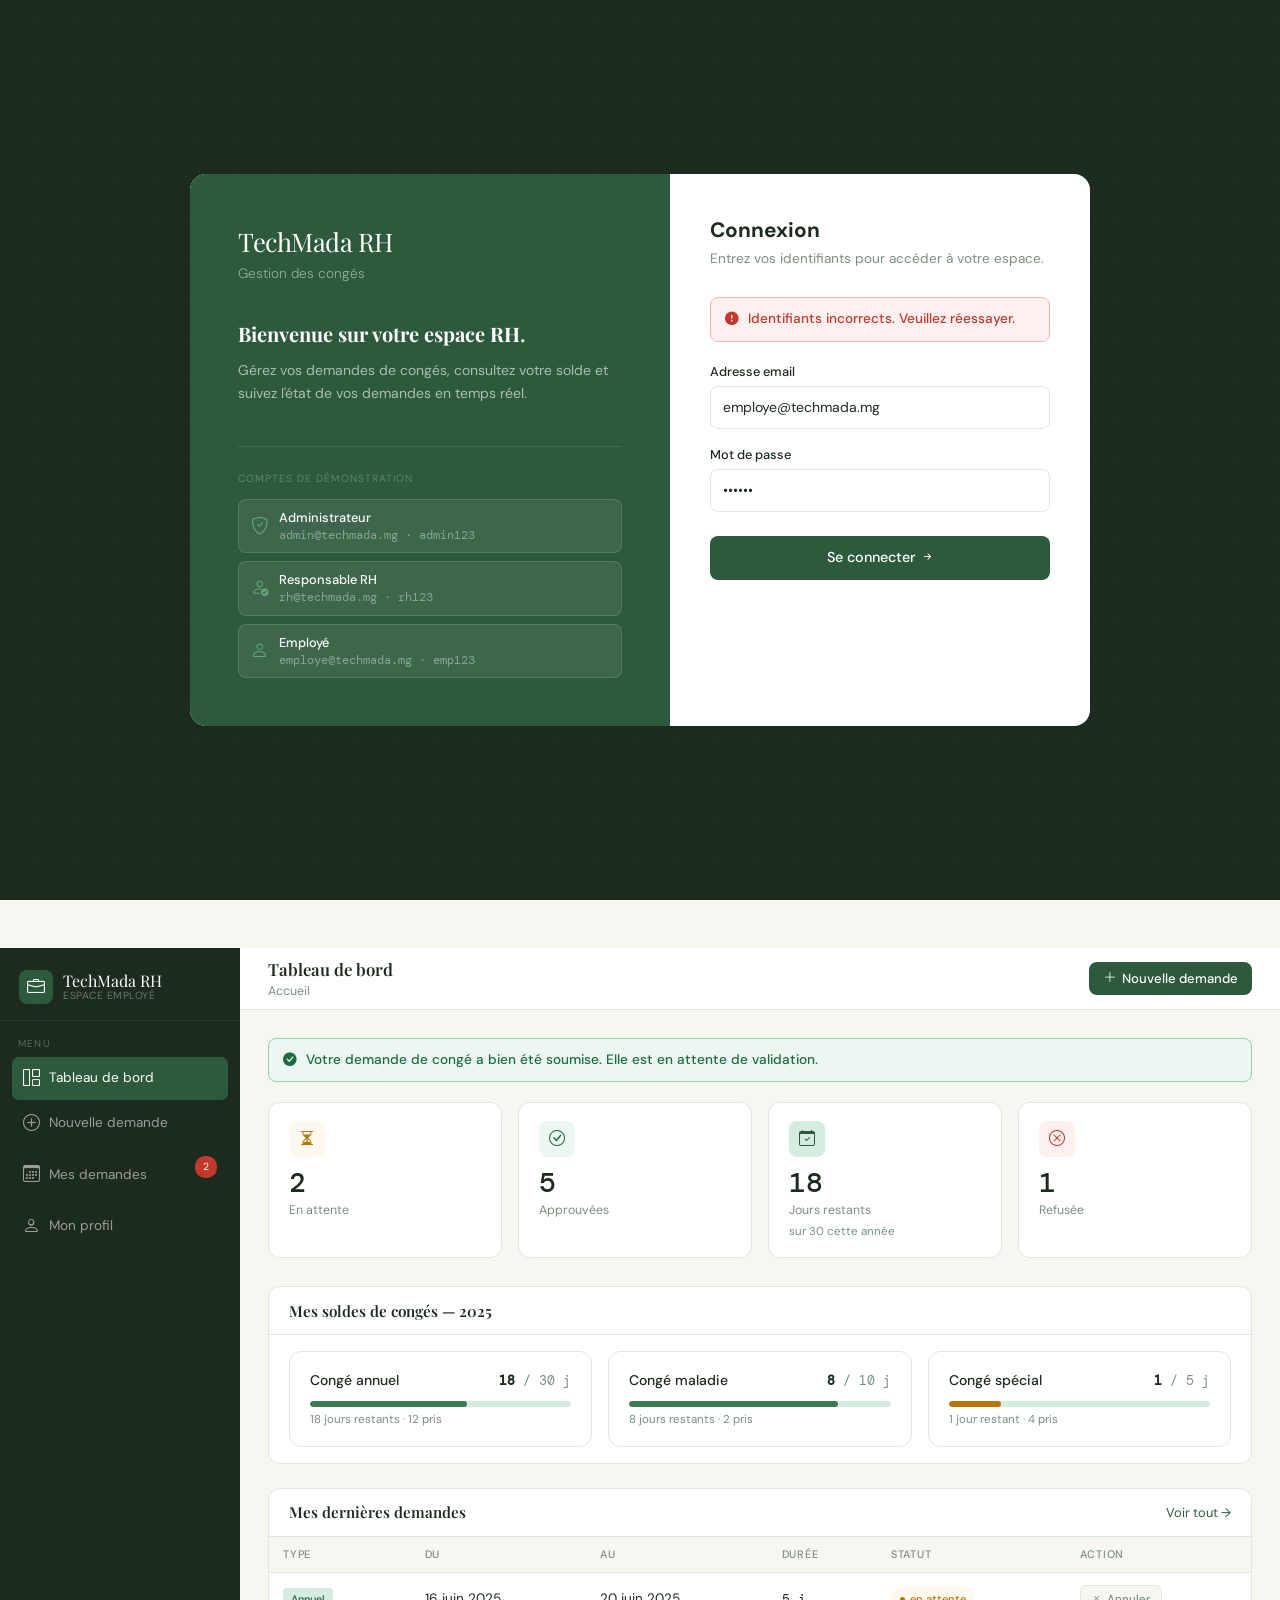
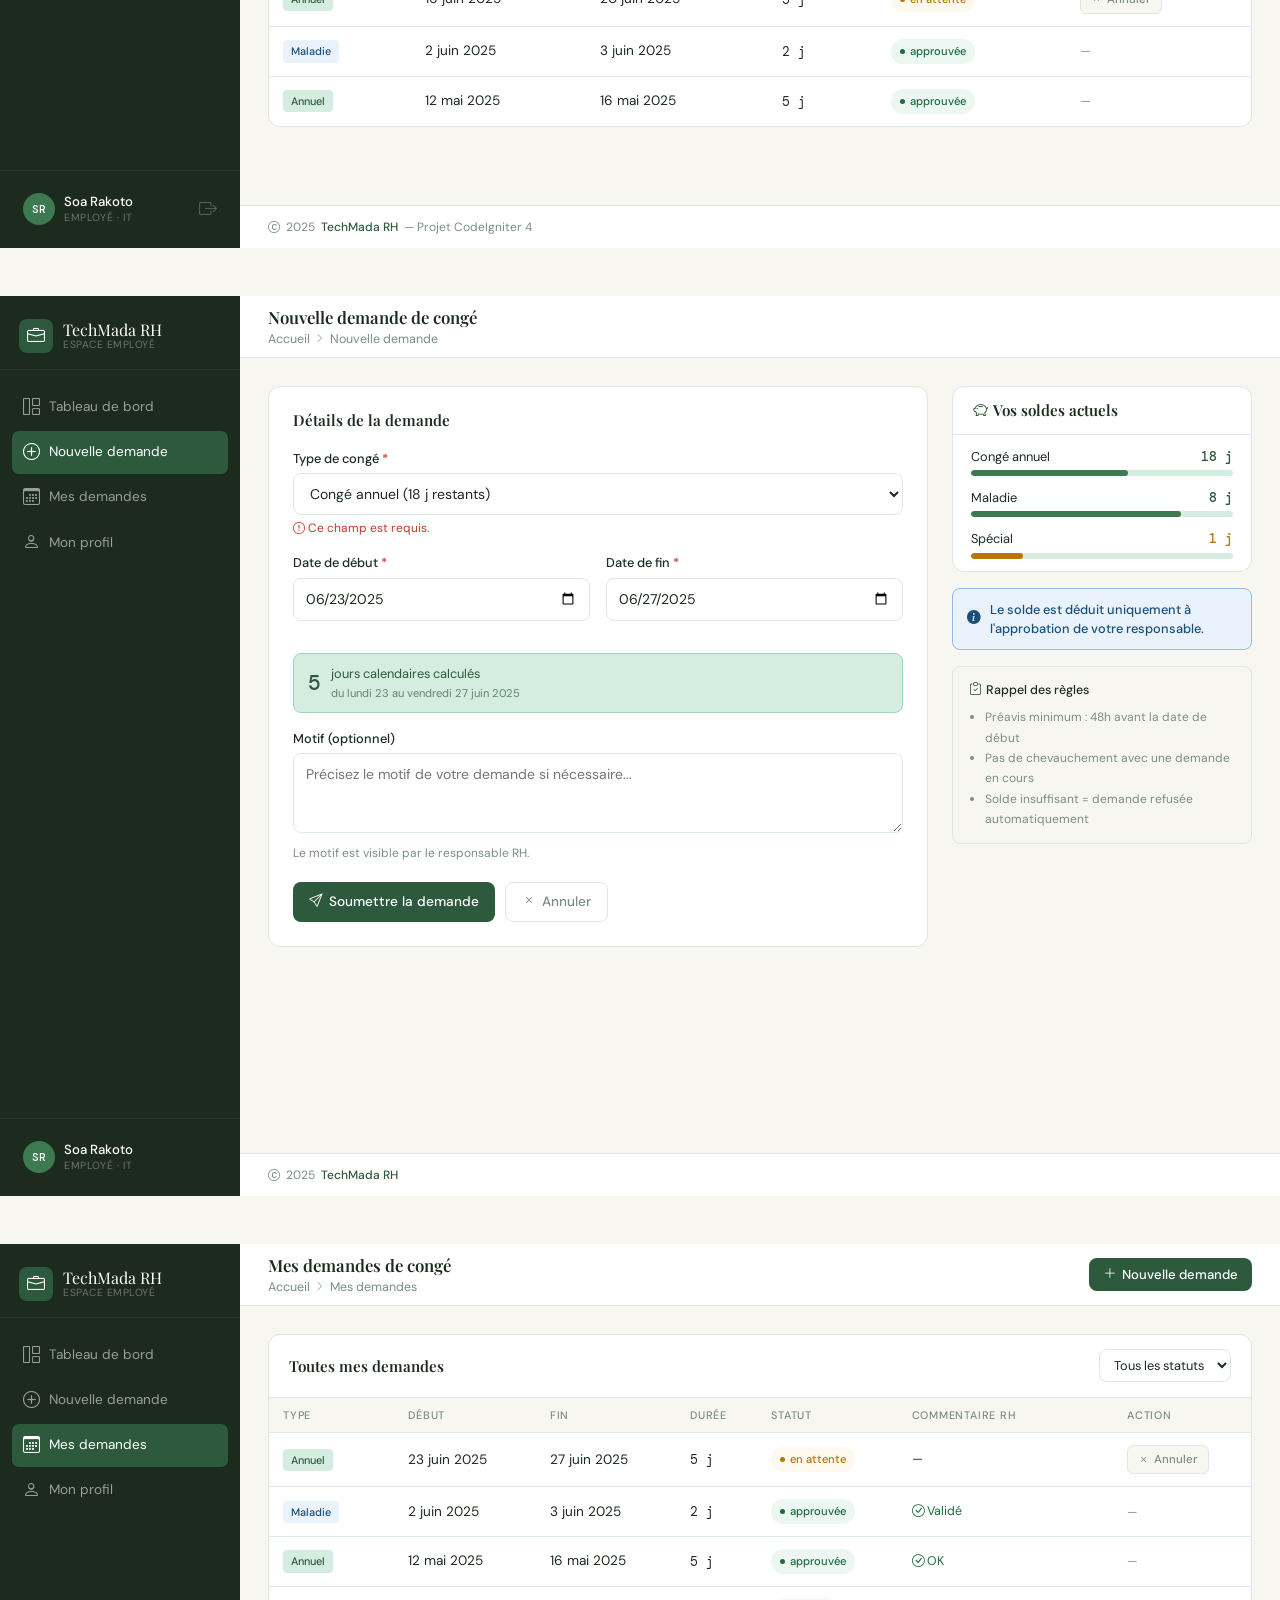
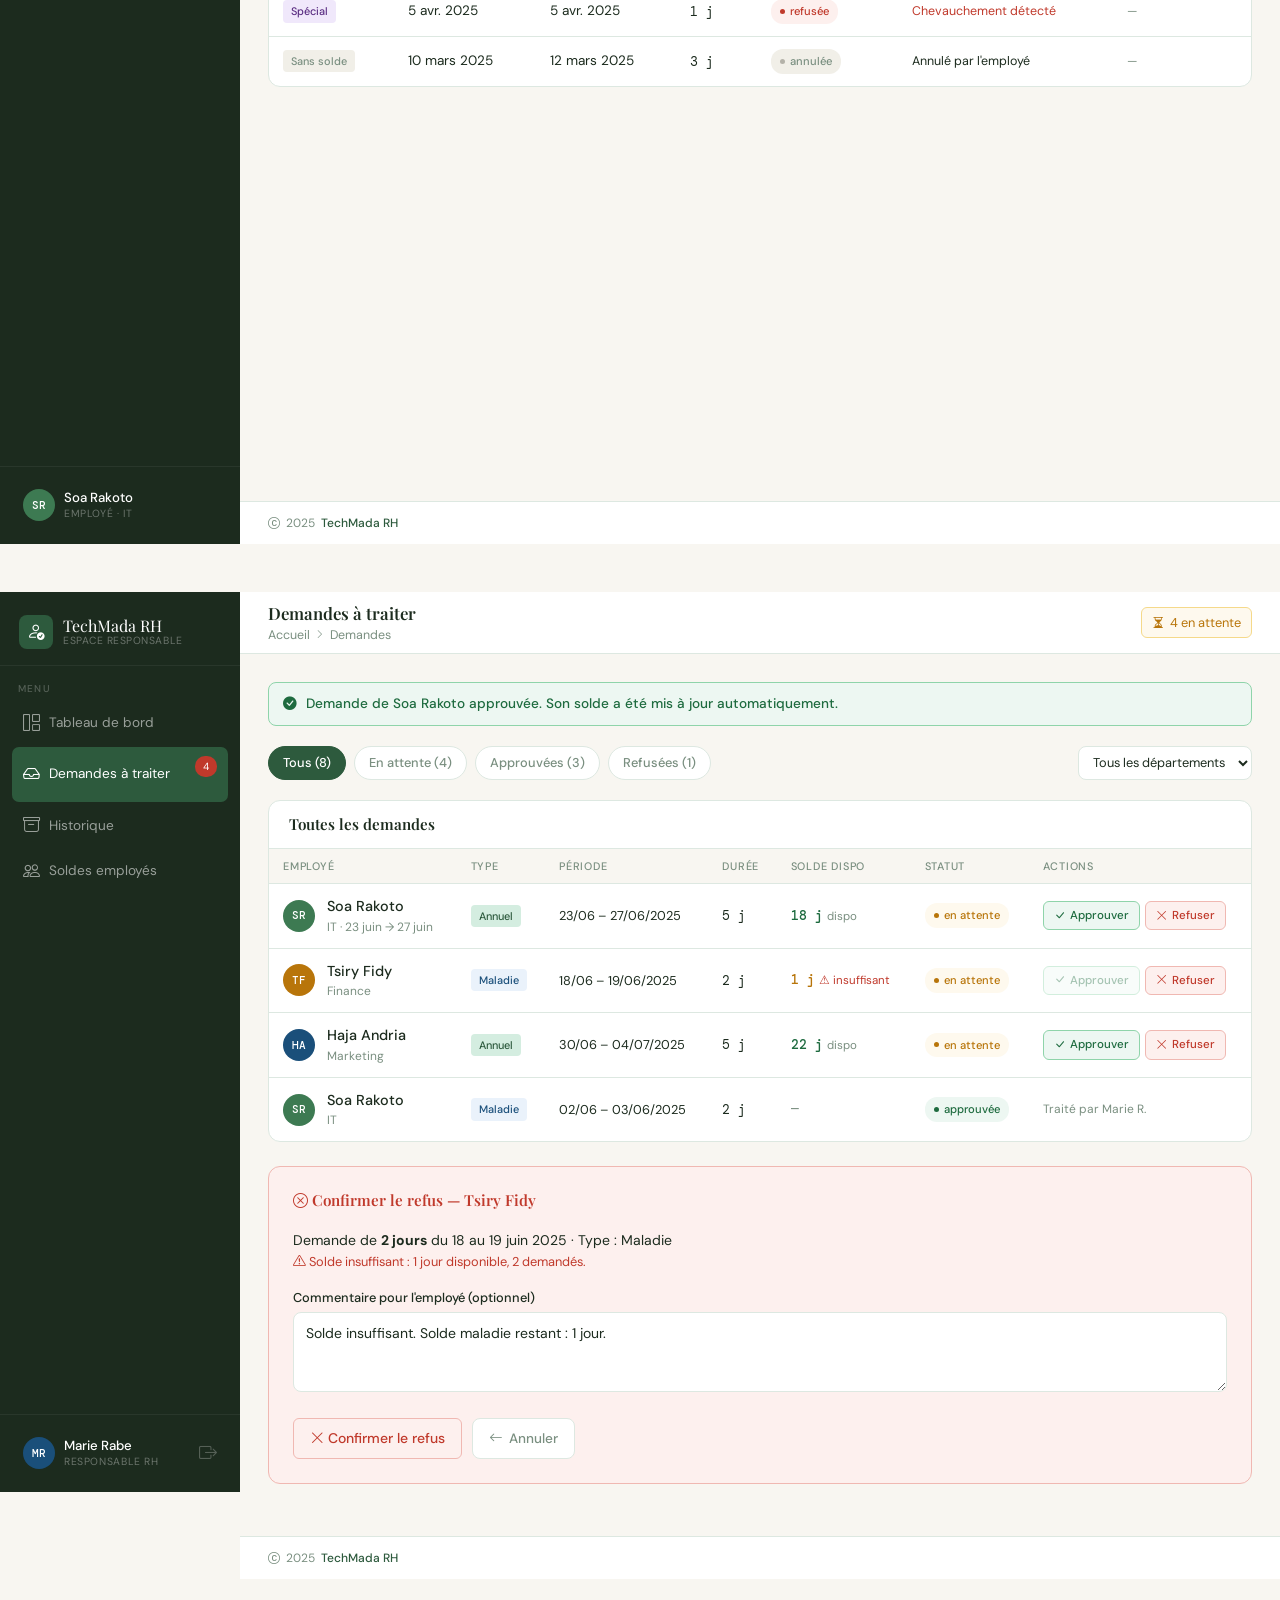
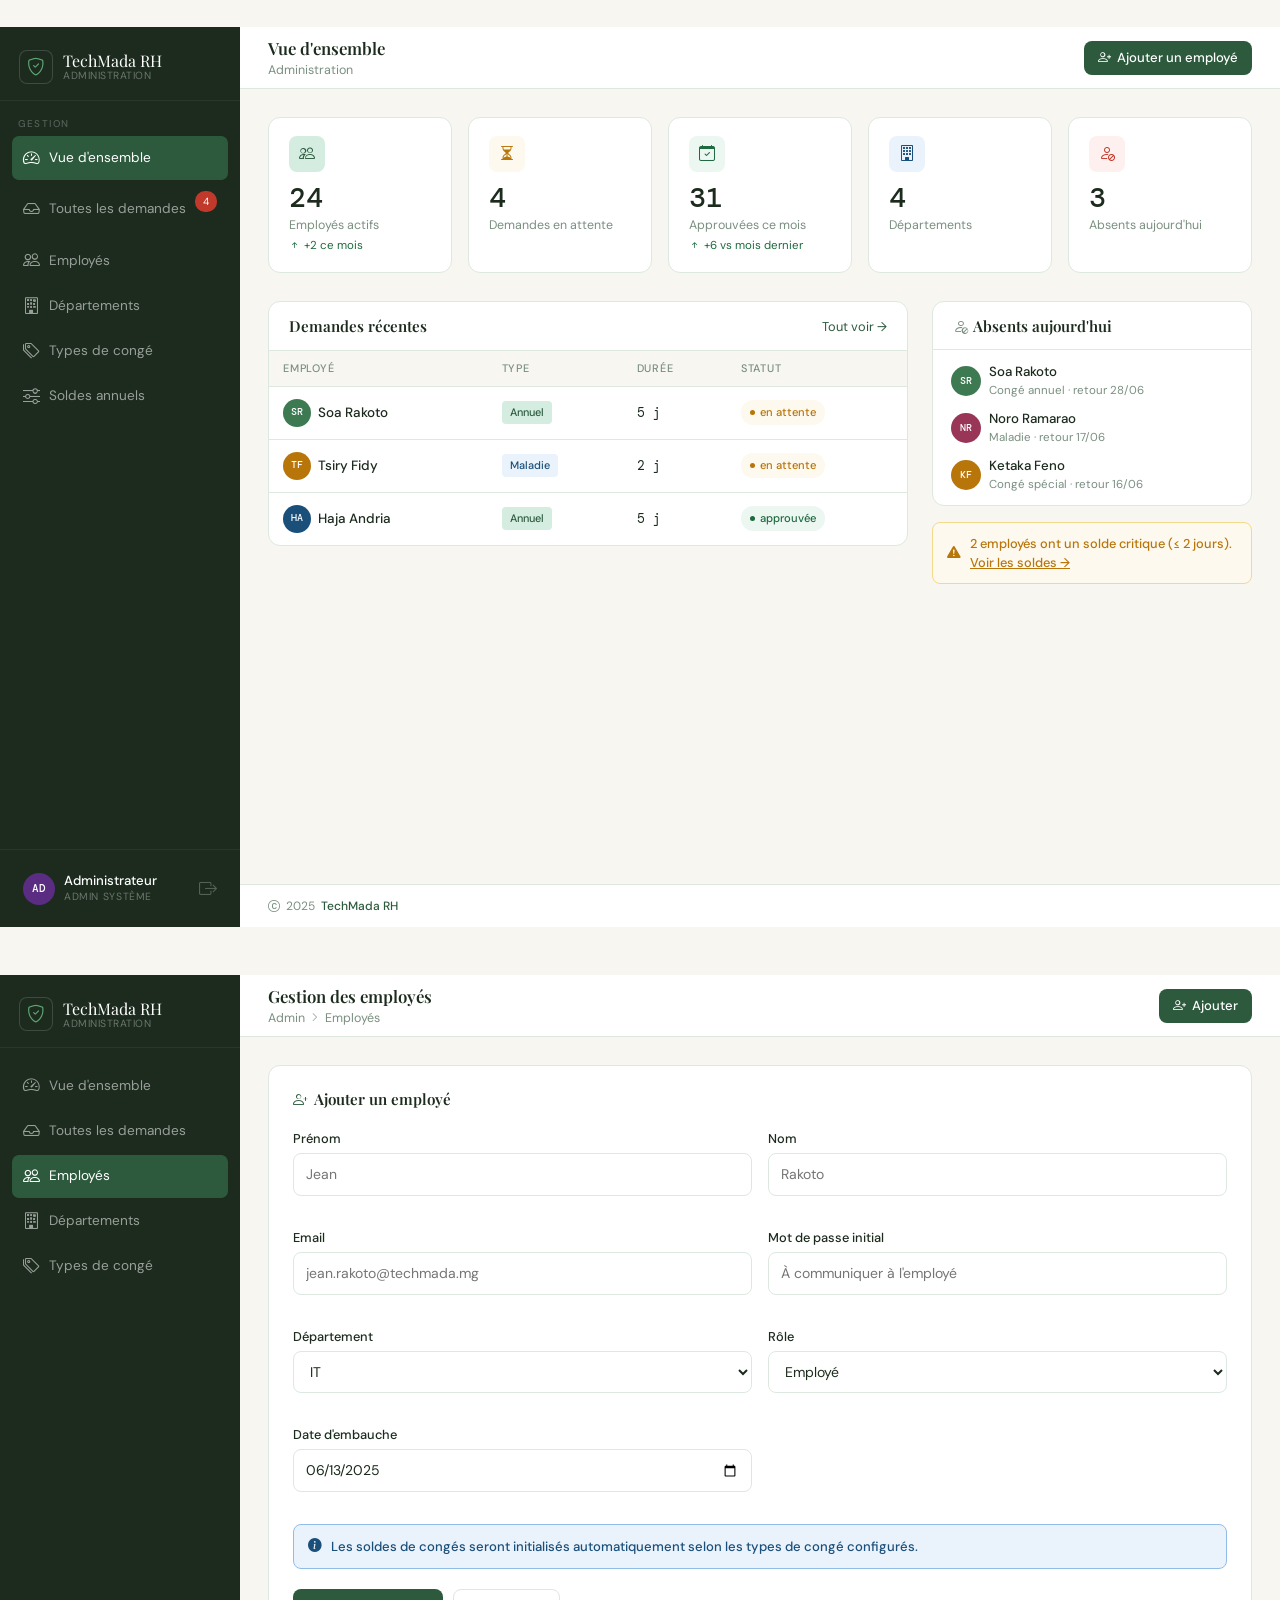
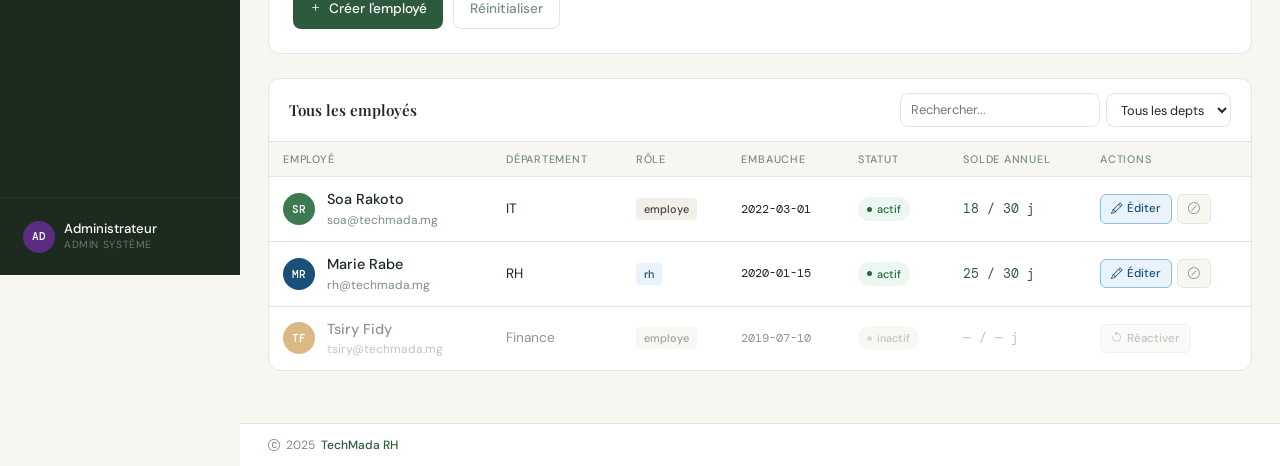
<file: Templates-et-doc/template-conges-rh-ci4.html>
<!DOCTYPE html>
<html lang="fr">
<head>
<meta charset="UTF-8"/>
<meta name="viewport" content="width=device-width,initial-scale=1.0"/>
<title>TechMada RH — Gestion des congés CI4</title>
<link href="https://cdn.jsdelivr.net/npm/bootstrap@5.3.3/dist/css/bootstrap.min.css" rel="stylesheet"/>
<link href="https://cdn.jsdelivr.net/npm/bootstrap-icons@1.11.3/font/bootstrap-icons.min.css" rel="stylesheet"/>
<link href="https://fonts.googleapis.com/css2?family=Playfair+Display:wght@600;700&family=DM+Sans:wght@300;400;500&family=DM+Mono:wght@400;500&display=swap" rel="stylesheet"/>
<style>
/* ═══════════════════════════════════════════
   TOKENS
═══════════════════════════════════════════ */
:root{
  --ink:      #1c2b1e;
  --forest:   #2d5a3d;
  --forest2:  #3d7a52;
  --leaf:     #5fa876;
  --mint:     #d4ede0;
  --cream:    #f8f6f1;
  --white:    #ffffff;
  --border:   #dde8e1;
  --muted:    #7a8f80;
  --danger:   #c0392b;
  --danger-bg:#fdf0ee;
  --danger-br:#f0b8b2;
  --warn:     #b8750a;
  --warn-bg:  #fef9ee;
  --warn-br:  #f5d98a;
  --success:  #1e6b3f;
  --success-bg:#edf7f2;
  --success-br:#8fd4aa;
  --info:     #1a4f7a;
  --info-bg:  #eaf2fb;
  --info-br:  #8fbde8;
  --sidebar-w:240px;
  --topbar-h: 62px;
}
*{box-sizing:border-box}
body{font-family:'DM Sans',sans-serif;background:var(--cream);color:var(--ink);margin:0;font-size:15px}
h1,h2,h3,.brand-name{font-family:'Playfair Display',serif}
code,pre,.mono{font-family:'DM Mono',monospace}

/* ─── MOTIF GÉOMÉTRIQUE ────────────────── */
.geo-bg{
  position:relative;
  overflow:hidden;
}
.geo-bg::before{
  content:'';
  position:absolute;inset:0;
  background-image:
    repeating-linear-gradient(0deg,transparent,transparent 39px,rgba(45,90,61,.04) 40px),
    repeating-linear-gradient(90deg,transparent,transparent 39px,rgba(45,90,61,.04) 40px);
  pointer-events:none;
  z-index:0;
}
.geo-bg>*{position:relative;z-index:1}

/* ─── AUTH ─────────────────────────────── */
.auth-page{min-height:100vh;display:flex;align-items:center;justify-content:center;padding:2rem;background:var(--ink)}
.auth-page.geo-bg::before{background-image:repeating-linear-gradient(0deg,transparent,transparent 39px,rgba(255,255,255,.03) 40px),repeating-linear-gradient(90deg,transparent,transparent 39px,rgba(255,255,255,.03) 40px)}
.auth-split{display:grid;grid-template-columns:1fr 420px;max-width:900px;width:100%;border-radius:16px;overflow:hidden;background:var(--white)}
.auth-left{background:var(--forest);padding:3rem;display:flex;flex-direction:column;justify-content:space-between}
.auth-left-brand{font-family:'Playfair Display',serif;font-size:1.6rem;color:var(--white);letter-spacing:-.5px;margin:0}
.auth-left-brand span{display:block;font-size:.85rem;font-weight:300;font-family:'DM Sans',sans-serif;color:rgba(255,255,255,.5);margin-top:4px;letter-spacing:0}
.auth-left-text{color:rgba(255,255,255,.6);font-size:.875rem;line-height:1.7}
.auth-left-text strong{color:var(--white);display:block;font-size:1.25rem;font-family:'Playfair Display',serif;margin-bottom:.5rem}
.auth-right{padding:2.5rem}
.auth-title{font-size:1.3rem;font-weight:700;margin:0 0 .25rem}
.auth-sub{font-size:.85rem;color:var(--muted);margin:0 0 1.75rem}
.f-label{font-size:.8rem;font-weight:500;color:var(--ink);margin-bottom:5px;display:block}
.f-input{width:100%;border:1.5px solid var(--border);border-radius:8px;padding:10px 12px;font-size:.875rem;font-family:'DM Sans',sans-serif;background:var(--white);color:var(--ink);transition:border-color .15s,box-shadow .15s}
.f-input:focus{border-color:var(--forest);box-shadow:0 0 0 3px rgba(45,90,61,.1);outline:none}
.f-group{margin-bottom:1rem}
.f-error{font-size:.75rem;color:var(--danger);margin-top:4px}
.btn-primary{background:var(--forest);color:var(--white);border:none;border-radius:8px;padding:11px 20px;font-weight:500;font-size:.9rem;cursor:pointer;transition:background .15s;font-family:'DM Sans',sans-serif;width:100%}
.btn-primary:hover{background:var(--forest2)}
.auth-footer{text-align:center;margin-top:1.25rem;font-size:.8rem;color:var(--muted)}
.auth-footer a{color:var(--forest);text-decoration:none;font-weight:500}
.auth-roles{display:flex;flex-direction:column;gap:8px;margin-top:1.5rem;padding-top:1.5rem;border-top:1px solid rgba(255,255,255,.1)}
.role-pill{background:rgba(255,255,255,.08);border:1px solid rgba(255,255,255,.12);border-radius:8px;padding:8px 12px;display:flex;align-items:center;gap:10px}
.role-pill i{color:var(--leaf);font-size:1.1rem}
.role-pill-name{font-size:.8rem;font-weight:500;color:var(--white)}
.role-pill-cred{font-size:.72rem;color:rgba(255,255,255,.4);font-family:'DM Mono',monospace}

/* ─── LAYOUT APP ────────────────────────── */
.app-wrap{display:flex;min-height:100vh}
.sidebar{width:var(--sidebar-w);background:var(--ink);display:flex;flex-direction:column;flex-shrink:0;position:sticky;top:0;height:100vh;overflow-y:auto}
.sidebar-brand{padding:1.4rem 1.2rem 1rem;display:flex;align-items:center;gap:10px;border-bottom:1px solid rgba(255,255,255,.06)}
.sidebar-logo-icon{width:34px;height:34px;background:var(--forest);border-radius:8px;display:flex;align-items:center;justify-content:center;flex-shrink:0}
.sidebar-logo-icon i{color:var(--white);font-size:1.1rem}
.sidebar-brand-name{font-family:'Playfair Display',serif;font-size:1rem;color:var(--white);line-height:1.2}
.sidebar-brand-name span{display:block;font-size:.65rem;font-family:'DM Sans',sans-serif;font-weight:400;color:rgba(255,255,255,.35);letter-spacing:.05em;text-transform:uppercase}
.sidebar-section{padding:.75rem 1.1rem .3rem;font-size:.62rem;font-weight:500;letter-spacing:1.4px;text-transform:uppercase;color:rgba(255,255,255,.25);margin-top:.25rem}
.sidebar-nav{list-style:none;padding:0 .75rem;margin:0}
.sidebar-nav li{margin-bottom:2px}
.sidebar-nav li a{display:flex;align-items:center;gap:9px;padding:9px 11px;border-radius:7px;color:rgba(255,255,255,.55);text-decoration:none;font-size:.85rem;font-weight:400;transition:all .15s}
.sidebar-nav li a:hover{background:rgba(255,255,255,.06);color:rgba(255,255,255,.9)}
.sidebar-nav li a.active{background:var(--forest);color:var(--white)}
.sidebar-nav li a i{font-size:1.05rem;flex-shrink:0}
.nav-badge{margin-left:auto;font-size:.65rem;padding:2px 7px;border-radius:10px;background:rgba(255,255,255,.12);color:var(--white)}
.nav-badge.alert{background:var(--danger);color:var(--white)}
.sidebar-user{padding:.85rem .75rem;border-top:1px solid rgba(255,255,255,.06);margin-top:auto}
.s-user-row{display:flex;align-items:center;gap:9px;padding:9px 11px;border-radius:7px;cursor:pointer;transition:background .15s}
.s-user-row:hover{background:rgba(255,255,255,.06)}
.avatar{width:32px;height:32px;border-radius:50%;display:flex;align-items:center;justify-content:center;font-size:.7rem;font-weight:500;color:var(--white);flex-shrink:0;font-family:'DM Mono',monospace}
.av-green{background:var(--forest2)}
.av-blue{background:#1a4f7a}
.av-amber{background:#b8750a}
.user-name{font-size:.825rem;font-weight:500;color:var(--white);line-height:1.2}
.user-role{font-size:.65rem;color:rgba(255,255,255,.35);text-transform:uppercase;letter-spacing:.06em}

/* ─── MAIN ──────────────────────────────── */
.main{flex:1;min-width:0;display:flex;flex-direction:column}
.topbar{height:var(--topbar-h);background:var(--white);border-bottom:1px solid var(--border);display:flex;align-items:center;padding:0 1.75rem;gap:1rem;position:sticky;top:0;z-index:10}
.topbar-title{font-family:'Playfair Display',serif;font-size:1.05rem;font-weight:600;color:var(--ink)}
.topbar-breadcrumb{font-size:.78rem;color:var(--muted);display:flex;align-items:center;gap:5px}
.topbar-breadcrumb a{color:var(--muted);text-decoration:none}
.topbar-breadcrumb a:hover{color:var(--forest)}
.topbar-actions{margin-left:auto;display:flex;align-items:center;gap:8px}
.icon-btn{width:34px;height:34px;border:1.5px solid var(--border);background:var(--white);border-radius:7px;display:flex;align-items:center;justify-content:center;cursor:pointer;color:var(--muted);transition:all .15s;text-decoration:none}
.icon-btn:hover{border-color:var(--forest);color:var(--forest)}
.content{padding:1.75rem;flex:1}

/* ─── FLASH MESSAGES ────────────────────── */
.flash{padding:11px 14px;border-radius:8px;font-size:.85rem;font-weight:500;display:flex;align-items:center;gap:9px;margin-bottom:1.25rem;border:1px solid transparent}
.flash-success{background:var(--success-bg);color:var(--success);border-color:var(--success-br)}
.flash-error{background:var(--danger-bg);color:var(--danger);border-color:var(--danger-br)}
.flash-warn{background:var(--warn-bg);color:var(--warn);border-color:var(--warn-br)}
.flash-info{background:var(--info-bg);color:var(--info);border-color:var(--info-br)}

/* ─── METRIC CARDS ──────────────────────── */
.metrics{display:grid;grid-template-columns:repeat(auto-fit,minmax(170px,1fr));gap:1rem;margin-bottom:1.75rem}
.metric{background:var(--white);border:1px solid var(--border);border-radius:12px;padding:1.1rem 1.25rem}
.metric-top{display:flex;align-items:center;justify-content:space-between;margin-bottom:.75rem}
.metric-icon{width:36px;height:36px;border-radius:8px;display:flex;align-items:center;justify-content:center;font-size:1rem}
.mi-green{background:var(--success-bg);color:var(--success)}
.mi-amber{background:var(--warn-bg);color:var(--warn)}
.mi-red{background:var(--danger-bg);color:var(--danger)}
.mi-blue{background:var(--info-bg);color:var(--info)}
.mi-forest{background:var(--mint);color:var(--forest)}
.metric-val{font-family:'DM Mono',monospace;font-size:1.75rem;font-weight:500;color:var(--ink);line-height:1}
.metric-label{font-size:.775rem;color:var(--muted);margin-top:4px}
.metric-sub{font-size:.72rem;color:var(--muted);margin-top:3px;display:flex;align-items:center;gap:3px}
.metric-sub.up{color:var(--success)}
.metric-sub.down{color:var(--danger)}

/* ─── SOLDE BAR (spécial congés) ─────────── */
.solde-card{background:var(--white);border:1px solid var(--border);border-radius:12px;padding:1.1rem 1.25rem;margin-bottom:1rem}
.solde-header{display:flex;align-items:center;justify-content:space-between;margin-bottom:.6rem}
.solde-type{font-size:.875rem;font-weight:500;color:var(--ink)}
.solde-nums{font-family:'DM Mono',monospace;font-size:.8rem;color:var(--muted)}
.solde-nums strong{color:var(--ink)}
.solde-bar{height:6px;background:var(--mint);border-radius:3px;overflow:hidden}
.solde-fill{height:100%;background:var(--forest2);border-radius:3px;transition:width .3s}
.solde-fill.warn{background:var(--warn)}
.solde-fill.danger{background:var(--danger)}
.solde-label{font-size:.72rem;color:var(--muted);margin-top:4px}

/* ─── DATA CARD + TABLE ─────────────────── */
.data-card{background:var(--white);border:1px solid var(--border);border-radius:12px;overflow:hidden;margin-bottom:1.5rem}
.data-card-head{padding:.9rem 1.25rem;border-bottom:1px solid var(--border);display:flex;align-items:center;justify-content:space-between;gap:.75rem;flex-wrap:wrap}
.data-card-head h3{font-family:'Playfair Display',serif;font-size:.95rem;margin:0;font-weight:600;color:var(--ink)}
.tbl{width:100%;border-collapse:collapse;font-size:.85rem}
.tbl thead th{padding:9px 14px;font-size:.68rem;font-weight:500;text-transform:uppercase;letter-spacing:.07em;color:var(--muted);background:var(--cream);border-bottom:1px solid var(--border);text-align:left;white-space:nowrap}
.tbl tbody tr{border-bottom:1px solid var(--border);transition:background .1s}
.tbl tbody tr:last-child{border-bottom:none}
.tbl tbody tr:hover{background:var(--cream)}
.tbl td{padding:12px 14px;color:var(--ink);vertical-align:middle}
.td-name{font-weight:500}
.td-muted{color:var(--muted)}
.td-mono{font-family:'DM Mono',monospace;font-size:.8rem}

/* ─── BADGES STATUT ─────────────────────── */
.statut{display:inline-flex;align-items:center;gap:5px;font-size:.7rem;font-weight:500;padding:4px 9px;border-radius:12px}
.statut::before{content:'';width:5px;height:5px;border-radius:50%;display:inline-block;flex-shrink:0}
.s-attente{background:var(--warn-bg);color:var(--warn)}
.s-attente::before{background:var(--warn)}
.s-approuvee{background:var(--success-bg);color:var(--success)}
.s-approuvee::before{background:var(--success)}
.s-refusee{background:var(--danger-bg);color:var(--danger)}
.s-refusee::before{background:var(--danger)}
.s-annulee{background:#f1efe8;color:#7a8f80}
.s-annulee::before{background:#b4b2a9}

/* ─── BADGES TYPE CONGÉ ─────────────────── */
.type-badge{display:inline-block;font-size:.68rem;font-weight:500;padding:3px 8px;border-radius:4px}
.t-annuel{background:var(--mint);color:var(--forest)}
.t-maladie{background:var(--info-bg);color:var(--info)}
.t-special{background:#f0e8fb;color:#5a2d82}
.t-sans-solde{background:#f1efe8;color:#7a8f80}

/* ─── ACTION BUTTONS ────────────────────── */
.action-btns{display:flex;gap:5px;flex-wrap:wrap}
.btn-sm{font-size:.72rem;font-weight:500;padding:5px 10px;border-radius:6px;border:1px solid transparent;cursor:pointer;transition:all .15s;text-decoration:none;display:inline-flex;align-items:center;gap:4px;font-family:'DM Sans',sans-serif}
.btn-approve{background:var(--success-bg);color:var(--success);border-color:var(--success-br)}
.btn-approve:hover{background:#d5f0e3}
.btn-refuse{background:var(--danger-bg);color:var(--danger);border-color:var(--danger-br)}
.btn-refuse:hover{background:#f8dbd8}
.btn-edit{background:var(--info-bg);color:var(--info);border-color:var(--info-br)}
.btn-edit:hover{background:#d5e8f7}
.btn-del{background:var(--cream);color:var(--muted);border-color:var(--border)}
.btn-del:hover{background:var(--danger-bg);color:var(--danger);border-color:var(--danger-br)}
.btn-cancel{background:var(--cream);color:var(--muted);border-color:var(--border)}
.btn-cancel:hover{background:var(--danger-bg);color:var(--danger)}
.btn-view{background:var(--cream);color:var(--muted);border-color:var(--border)}
.btn-view:hover{background:var(--mint);color:var(--forest);border-color:var(--forest)}
.btn-secondary{background:var(--white);color:var(--muted);border:1.5px solid var(--border);border-radius:8px;padding:9px 16px;font-size:.85rem;font-weight:500;cursor:pointer;font-family:'DM Sans',sans-serif;display:inline-flex;align-items:center;gap:6px;text-decoration:none;transition:all .15s}
.btn-secondary:hover{border-color:var(--muted);color:var(--ink)}
.btn-forest{background:var(--forest);color:var(--white);border:none;border-radius:8px;padding:9px 16px;font-size:.85rem;font-weight:500;cursor:pointer;font-family:'DM Sans',sans-serif;display:inline-flex;align-items:center;gap:6px;text-decoration:none;transition:background .15s}
.btn-forest:hover{background:var(--forest2);color:var(--white)}

/* ─── FORMULAIRES ───────────────────────── */
.form-section{background:var(--white);border:1px solid var(--border);border-radius:12px;padding:1.5rem;margin-bottom:1.5rem}
.form-section h3{font-family:'Playfair Display',serif;font-size:.95rem;font-weight:600;margin:0 0 1.25rem;color:var(--ink)}
.form-grid-2{display:grid;grid-template-columns:1fr 1fr;gap:1rem}
@media(max-width:600px){.form-grid-2{grid-template-columns:1fr}}
.f-select{width:100%;border:1.5px solid var(--border);border-radius:8px;padding:10px 12px;font-size:.875rem;font-family:'DM Sans',sans-serif;background:var(--white);color:var(--ink);cursor:pointer}
.f-select:focus{border-color:var(--forest);outline:none;box-shadow:0 0 0 3px rgba(45,90,61,.1)}
.f-textarea{width:100%;border:1.5px solid var(--border);border-radius:8px;padding:10px 12px;font-size:.875rem;font-family:'DM Sans',sans-serif;background:var(--white);color:var(--ink);resize:vertical;min-height:80px}
.f-textarea:focus{border-color:var(--forest);outline:none;box-shadow:0 0 0 3px rgba(45,90,61,.1)}
.form-actions{display:flex;gap:10px;flex-wrap:wrap;margin-top:1.25rem}
.f-hint{font-size:.75rem;color:var(--muted);margin-top:4px}
.f-computed{background:var(--mint);border:1px solid #9fd4b8;border-radius:8px;padding:10px 14px;margin:1rem 0;display:flex;align-items:center;gap:10px}
.f-computed-num{font-family:'DM Mono',monospace;font-size:1.3rem;font-weight:500;color:var(--forest);flex-shrink:0}
.f-computed-label{font-size:.8rem;color:var(--forest)}

/* ─── EMPTY STATE ───────────────────────── */
.empty{padding:2.5rem 1rem;text-align:center;color:var(--muted)}
.empty i{font-size:2.5rem;display:block;margin-bottom:.75rem;opacity:.3}
.empty p{font-size:.875rem;margin:0}

/* ─── PROFIL ROW ────────────────────────── */
.profile-row{display:flex;align-items:center;gap:12px}
.profile-row .avatar{width:44px;height:44px;font-size:.8rem}
.profile-info .pname{font-weight:500;font-size:.9rem;color:var(--ink)}
.profile-info .pdept{font-size:.75rem;color:var(--muted)}

/* ─── STAT INLINE ───────────────────────── */
.inline-stats{display:flex;gap:1.5rem;flex-wrap:wrap;margin-top:.5rem}
.inline-stat{font-size:.78rem;color:var(--muted);display:flex;align-items:center;gap:5px}
.inline-stat strong{color:var(--ink);font-family:'DM Mono',monospace}

/* ─── FOOTER ────────────────────────────── */
.footer-app{padding:.75rem 1.75rem;border-top:1px solid var(--border);font-size:.75rem;color:var(--muted);background:var(--white);display:flex;align-items:center;gap:6px}
.footer-app span{color:var(--forest);font-weight:500}
</style>
</head>
<body>

<!-- ╔══════════════════════════════════════════════════════════════╗
     ║  PAGE 1 — CONNEXION  (auth/login.php)                       ║
     ╚══════════════════════════════════════════════════════════════╝ -->
<section id="page-login">
<div class="auth-page geo-bg">
<div class="auth-split">

  <!-- Panneau gauche -->
  <div class="auth-left">
    <div>
      <p class="auth-left-brand">TechMada RH<span>Gestion des congés</span></p>
      <p class="auth-left-text" style="margin-top:2rem">
        <strong>Bienvenue sur votre espace RH.</strong>
        Gérez vos demandes de congés, consultez votre solde et suivez l'état de vos demandes en temps réel.
      </p>
    </div>
    <div class="auth-roles">
      <div style="font-size:.65rem;text-transform:uppercase;letter-spacing:1px;color:rgba(255,255,255,.25);margin-bottom:4px">Comptes de démonstration</div>
      <div class="role-pill">
        <i class="bi bi-shield-check"></i>
        <div><div class="role-pill-name">Administrateur</div><div class="role-pill-cred">admin@techmada.mg · admin123</div></div>
      </div>
      <div class="role-pill">
        <i class="bi bi-person-check"></i>
        <div><div class="role-pill-name">Responsable RH</div><div class="role-pill-cred">rh@techmada.mg · rh123</div></div>
      </div>
      <div class="role-pill">
        <i class="bi bi-person"></i>
        <div><div class="role-pill-name">Employé</div><div class="role-pill-cred">employe@techmada.mg · emp123</div></div>
      </div>
    </div>
  </div>

  <!-- Panneau droit -->
  <div class="auth-right">
    <p class="auth-title">Connexion</p>
    <p class="auth-sub">Entrez vos identifiants pour accéder à votre espace.</p>

    <!-- Flashdata CI4 — erreur -->
    <div class="flash flash-error">
      <i class="bi bi-exclamation-circle-fill"></i>
      Identifiants incorrects. Veuillez réessayer.
    </div>

    <form>
      <div class="f-group">
        <label class="f-label">Adresse email</label>
        <input type="email" class="f-input" placeholder="vous@techmada.mg" value="employe@techmada.mg"/>
      </div>
      <div class="f-group">
        <label class="f-label">Mot de passe</label>
        <input type="password" class="f-input" placeholder="••••••••" value="emp123"/>
      </div>
      <button type="submit" class="btn-primary" style="margin-top:.5rem">
        Se connecter <i class="bi bi-arrow-right-short"></i>
      </button>
    </form>
  </div>

</div>
</div>
</section>


<!-- ╔══════════════════════════════════════════════════════════════╗
     ║  PAGE 2 — DASHBOARD EMPLOYÉ  (employe/dashboard.php)        ║
     ╚══════════════════════════════════════════════════════════════╝ -->
<section id="page-dashboard-employe" style="margin-top:3rem">
<div class="app-wrap">

  <!-- SIDEBAR EMPLOYÉ -->
  <aside class="sidebar">
    <div class="sidebar-brand">
      <div class="sidebar-logo-icon"><i class="bi bi-briefcase"></i></div>
      <div class="sidebar-brand-name">TechMada RH<span>Espace employé</span></div>
    </div>
    <div class="sidebar-section">Menu</div>
    <ul class="sidebar-nav">
      <li><a href="#page-dashboard-employe" class="active"><i class="bi bi-grid-1x2"></i> Tableau de bord</a></li>
      <li><a href="#page-form-conge"><i class="bi bi-plus-circle"></i> Nouvelle demande</a></li>
      <li>
        <a href="#page-mes-conges">
          <i class="bi bi-calendar3"></i> Mes demandes
          <span class="nav-badge alert">2</span>
        </a>
      </li>
      <li><a href="#page-profil-employe"><i class="bi bi-person"></i> Mon profil</a></li>
    </ul>
    <div class="sidebar-user">
      <div class="s-user-row">
        <div class="avatar av-green">SR</div>
        <div>
          <div class="user-name">Soa Rakoto</div>
          <div class="user-role">Employé · IT</div>
        </div>
        <a href="#page-login" style="margin-left:auto;color:rgba(255,255,255,.25);font-size:1.1rem" title="Déconnexion"><i class="bi bi-box-arrow-right"></i></a>
      </div>
    </div>
  </aside>

  <div class="main">
    <div class="topbar">
      <div>
        <div class="topbar-title">Tableau de bord</div>
        <div class="topbar-breadcrumb">Accueil</div>
      </div>
      <div class="topbar-actions">
        <a href="#page-form-conge" class="btn-forest" style="padding:7px 14px;font-size:.82rem">
          <i class="bi bi-plus-lg"></i> Nouvelle demande
        </a>
      </div>
    </div>

    <div class="content">

      <!-- Flash succès -->
      <div class="flash flash-success">
        <i class="bi bi-check-circle-fill"></i>
        Votre demande de congé a bien été soumise. Elle est en attente de validation.
      </div>

      <!-- Métriques -->
      <div class="metrics">
        <div class="metric">
          <div class="metric-top"><div class="metric-icon mi-amber"><i class="bi bi-hourglass-split"></i></div></div>
          <div class="metric-val">2</div>
          <div class="metric-label">En attente</div>
        </div>
        <div class="metric">
          <div class="metric-top"><div class="metric-icon mi-green"><i class="bi bi-check-circle"></i></div></div>
          <div class="metric-val">5</div>
          <div class="metric-label">Approuvées</div>
        </div>
        <div class="metric">
          <div class="metric-top"><div class="metric-icon mi-forest"><i class="bi bi-calendar-check"></i></div></div>
          <div class="metric-val">18</div>
          <div class="metric-label">Jours restants</div>
          <div class="metric-sub">sur 30 cette année</div>
        </div>
        <div class="metric">
          <div class="metric-top"><div class="metric-icon mi-red"><i class="bi bi-x-circle"></i></div></div>
          <div class="metric-val">1</div>
          <div class="metric-label">Refusée</div>
        </div>
      </div>

      <!-- Soldes de congés -->
      <div class="data-card">
        <div class="data-card-head"><h3>Mes soldes de congés — 2025</h3></div>
        <div style="padding:1rem 1.25rem;display:grid;grid-template-columns:repeat(auto-fit,minmax(220px,1fr));gap:1rem">
          <div class="solde-card" style="margin:0">
            <div class="solde-header">
              <span class="solde-type">Congé annuel</span>
              <span class="solde-nums"><strong>18</strong> / 30 j</span>
            </div>
            <div class="solde-bar"><div class="solde-fill" style="width:60%"></div></div>
            <div class="solde-label">18 jours restants · 12 pris</div>
          </div>
          <div class="solde-card" style="margin:0">
            <div class="solde-header">
              <span class="solde-type">Congé maladie</span>
              <span class="solde-nums"><strong>8</strong> / 10 j</span>
            </div>
            <div class="solde-bar"><div class="solde-fill" style="width:80%"></div></div>
            <div class="solde-label">8 jours restants · 2 pris</div>
          </div>
          <div class="solde-card" style="margin:0">
            <div class="solde-header">
              <span class="solde-type">Congé spécial</span>
              <span class="solde-nums"><strong>1</strong> / 5 j</span>
            </div>
            <div class="solde-bar"><div class="solde-fill warn" style="width:20%"></div></div>
            <div class="solde-label">1 jour restant · 4 pris</div>
          </div>
        </div>
      </div>

      <!-- Dernières demandes -->
      <div class="data-card">
        <div class="data-card-head">
          <h3>Mes dernières demandes</h3>
          <a href="#page-mes-conges" style="font-size:.8rem;color:var(--forest);text-decoration:none">Voir tout →</a>
        </div>
        <table class="tbl">
          <thead>
            <tr><th>Type</th><th>Du</th><th>Au</th><th>Durée</th><th>Statut</th><th>Action</th></tr>
          </thead>
          <tbody>
            <tr>
              <td><span class="type-badge t-annuel">Annuel</span></td>
              <td class="td-muted">16 juin 2025</td>
              <td class="td-muted">20 juin 2025</td>
              <td class="td-mono">5 j</td>
              <td><span class="statut s-attente">en attente</span></td>
              <td><button class="btn-sm btn-cancel"><i class="bi bi-x"></i> Annuler</button></td>
            </tr>
            <tr>
              <td><span class="type-badge t-maladie">Maladie</span></td>
              <td class="td-muted">2 juin 2025</td>
              <td class="td-muted">3 juin 2025</td>
              <td class="td-mono">2 j</td>
              <td><span class="statut s-approuvee">approuvée</span></td>
              <td><span class="td-muted" style="font-size:.75rem">—</span></td>
            </tr>
            <tr>
              <td><span class="type-badge t-annuel">Annuel</span></td>
              <td class="td-muted">12 mai 2025</td>
              <td class="td-muted">16 mai 2025</td>
              <td class="td-mono">5 j</td>
              <td><span class="statut s-approuvee">approuvée</span></td>
              <td><span class="td-muted" style="font-size:.75rem">—</span></td>
            </tr>
          </tbody>
        </table>
      </div>

    </div>
    <div class="footer-app"><i class="bi bi-c-circle"></i> 2025 <span>TechMada RH</span> — Projet CodeIgniter 4</div>
  </div>

</div>
</section>


<!-- ╔══════════════════════════════════════════════════════════════╗
     ║  PAGE 3 — FORMULAIRE DEMANDE  (employe/create.php)          ║
     ╚══════════════════════════════════════════════════════════════╝ -->
<section id="page-form-conge" style="margin-top:3rem">
<div class="app-wrap">

  <aside class="sidebar">
    <div class="sidebar-brand">
      <div class="sidebar-logo-icon"><i class="bi bi-briefcase"></i></div>
      <div class="sidebar-brand-name">TechMada RH<span>Espace employé</span></div>
    </div>
    <ul class="sidebar-nav" style="margin-top:1rem">
      <li><a href="#page-dashboard-employe"><i class="bi bi-grid-1x2"></i> Tableau de bord</a></li>
      <li><a href="#page-form-conge" class="active"><i class="bi bi-plus-circle"></i> Nouvelle demande</a></li>
      <li><a href="#page-mes-conges"><i class="bi bi-calendar3"></i> Mes demandes</a></li>
      <li><a href="#page-profil-employe"><i class="bi bi-person"></i> Mon profil</a></li>
    </ul>
    <div class="sidebar-user">
      <div class="s-user-row">
        <div class="avatar av-green">SR</div>
        <div><div class="user-name">Soa Rakoto</div><div class="user-role">Employé · IT</div></div>
      </div>
    </div>
  </aside>

  <div class="main">
    <div class="topbar">
      <div>
        <div class="topbar-title">Nouvelle demande de congé</div>
        <div class="topbar-breadcrumb">
          <a href="#page-dashboard-employe">Accueil</a>
          <i class="bi bi-chevron-right" style="font-size:.6rem"></i> Nouvelle demande
        </div>
      </div>
    </div>

    <div class="content">

      <div style="display:grid;grid-template-columns:1fr 300px;gap:1.5rem;align-items:start" class="form-layout">

        <!-- Formulaire principal -->
        <div>
          <div class="form-section">
            <h3>Détails de la demande</h3>

            <div class="f-group" style="margin-bottom:1rem">
              <label class="f-label">Type de congé <span style="color:var(--danger)">*</span></label>
              <select class="f-select">
                <option value="">-- Choisir un type --</option>
                <option value="1" selected>Congé annuel (18 j restants)</option>
                <option value="2">Congé maladie (8 j restants)</option>
                <option value="3">Congé spécial (1 j restant)</option>
                <option value="4">Sans solde</option>
              </select>
              <!-- Erreur validation CI4 -->
              <div class="f-error"><i class="bi bi-exclamation-circle"></i> Ce champ est requis.</div>
            </div>

            <div class="form-grid-2" style="margin-bottom:1rem">
              <div class="f-group">
                <label class="f-label">Date de début <span style="color:var(--danger)">*</span></label>
                <input type="date" class="f-input" value="2025-06-23"/>
              </div>
              <div class="f-group">
                <label class="f-label">Date de fin <span style="color:var(--danger)">*</span></label>
                <input type="date" class="f-input" value="2025-06-27"/>
              </div>
            </div>

            <!-- Calcul automatique côté PHP (affiché après soumission ou en JS) -->
            <div class="f-computed">
              <div class="f-computed-num">5</div>
              <div class="f-computed-label">jours calendaires calculés<br><span style="font-size:.7rem;opacity:.7">du lundi 23 au vendredi 27 juin 2025</span></div>
            </div>

            <div class="f-group" style="margin-bottom:1rem">
              <label class="f-label">Motif (optionnel)</label>
              <textarea class="f-textarea" placeholder="Précisez le motif de votre demande si nécessaire..."></textarea>
              <div class="f-hint">Le motif est visible par le responsable RH.</div>
            </div>

            <div class="form-actions">
              <button class="btn-forest" type="submit"><i class="bi bi-send"></i> Soumettre la demande</button>
              <a href="#page-dashboard-employe" class="btn-secondary"><i class="bi bi-x"></i> Annuler</a>
            </div>
          </div>
        </div>

        <!-- Panneau latéral : solde & règles -->
        <div style="display:flex;flex-direction:column;gap:1rem">
          <div class="data-card" style="margin:0">
            <div class="data-card-head"><h3><i class="bi bi-piggy-bank" style="color:var(--forest);margin-right:5px"></i>Vos soldes actuels</h3></div>
            <div style="padding:.75rem 1.1rem;display:flex;flex-direction:column;gap:.75rem">
              <div>
                <div style="display:flex;justify-content:space-between;align-items:center;margin-bottom:4px">
                  <span style="font-size:.8rem;color:var(--ink)">Congé annuel</span>
                  <span style="font-family:'DM Mono',monospace;font-size:.8rem;color:var(--forest);font-weight:500">18 j</span>
                </div>
                <div class="solde-bar"><div class="solde-fill" style="width:60%"></div></div>
              </div>
              <div>
                <div style="display:flex;justify-content:space-between;align-items:center;margin-bottom:4px">
                  <span style="font-size:.8rem;color:var(--ink)">Maladie</span>
                  <span style="font-family:'DM Mono',monospace;font-size:.8rem;color:var(--forest);font-weight:500">8 j</span>
                </div>
                <div class="solde-bar"><div class="solde-fill" style="width:80%"></div></div>
              </div>
              <div>
                <div style="display:flex;justify-content:space-between;align-items:center;margin-bottom:4px">
                  <span style="font-size:.8rem;color:var(--ink)">Spécial</span>
                  <span style="font-family:'DM Mono',monospace;font-size:.8rem;color:var(--warn);font-weight:500">1 j</span>
                </div>
                <div class="solde-bar"><div class="solde-fill warn" style="width:20%"></div></div>
              </div>
            </div>
          </div>
          <div class="flash flash-info" style="margin:0">
            <i class="bi bi-info-circle-fill"></i>
            <span style="font-size:.8rem">Le solde est déduit uniquement à l'approbation de votre responsable.</span>
          </div>
          <div style="background:var(--cream);border:1px solid var(--border);border-radius:8px;padding:.85rem 1rem">
            <div style="font-size:.78rem;font-weight:500;color:var(--ink);margin-bottom:.5rem"><i class="bi bi-clipboard-check" style="color:var(--forest);margin-right:5px"></i>Rappel des règles</div>
            <ul style="margin:0;padding-left:1rem;font-size:.75rem;color:var(--muted);line-height:1.7">
              <li>Préavis minimum : 48h avant la date de début</li>
              <li>Pas de chevauchement avec une demande en cours</li>
              <li>Solde insuffisant = demande refusée automatiquement</li>
            </ul>
          </div>
        </div>

      </div>
    </div>
    <div class="footer-app"><i class="bi bi-c-circle"></i> 2025 <span>TechMada RH</span></div>
  </div>

</div>
</section>


<!-- ╔══════════════════════════════════════════════════════════════╗
     ║  PAGE 4 — MES DEMANDES EMPLOYÉ  (employe/index.php)         ║
     ╚══════════════════════════════════════════════════════════════╝ -->
<section id="page-mes-conges" style="margin-top:3rem">
<div class="app-wrap">

  <aside class="sidebar">
    <div class="sidebar-brand">
      <div class="sidebar-logo-icon"><i class="bi bi-briefcase"></i></div>
      <div class="sidebar-brand-name">TechMada RH<span>Espace employé</span></div>
    </div>
    <ul class="sidebar-nav" style="margin-top:1rem">
      <li><a href="#page-dashboard-employe"><i class="bi bi-grid-1x2"></i> Tableau de bord</a></li>
      <li><a href="#page-form-conge"><i class="bi bi-plus-circle"></i> Nouvelle demande</a></li>
      <li><a href="#page-mes-conges" class="active"><i class="bi bi-calendar3"></i> Mes demandes</a></li>
      <li><a href="#page-profil-employe"><i class="bi bi-person"></i> Mon profil</a></li>
    </ul>
    <div class="sidebar-user">
      <div class="s-user-row">
        <div class="avatar av-green">SR</div>
        <div><div class="user-name">Soa Rakoto</div><div class="user-role">Employé · IT</div></div>
      </div>
    </div>
  </aside>

  <div class="main">
    <div class="topbar">
      <div>
        <div class="topbar-title">Mes demandes de congé</div>
        <div class="topbar-breadcrumb"><a href="#page-dashboard-employe">Accueil</a> <i class="bi bi-chevron-right" style="font-size:.6rem"></i> Mes demandes</div>
      </div>
      <div class="topbar-actions">
        <a href="#page-form-conge" class="btn-forest" style="padding:7px 14px;font-size:.82rem"><i class="bi bi-plus-lg"></i> Nouvelle demande</a>
      </div>
    </div>

    <div class="content">
      <div class="data-card">
        <div class="data-card-head">
          <h3>Toutes mes demandes</h3>
          <div style="display:flex;gap:6px">
            <select class="f-select" style="font-size:.8rem;padding:6px 10px;width:auto">
              <option>Tous les statuts</option>
              <option>En attente</option>
              <option>Approuvée</option>
              <option>Refusée</option>
              <option>Annulée</option>
            </select>
          </div>
        </div>
        <table class="tbl">
          <thead>
            <tr><th>Type</th><th>Début</th><th>Fin</th><th>Durée</th><th>Statut</th><th>Commentaire RH</th><th>Action</th></tr>
          </thead>
          <tbody>
            <tr>
              <td><span class="type-badge t-annuel">Annuel</span></td>
              <td class="td-muted">23 juin 2025</td>
              <td class="td-muted">27 juin 2025</td>
              <td class="td-mono">5 j</td>
              <td><span class="statut s-attente">en attente</span></td>
              <td class="td-muted" style="font-size:.78rem">—</td>
              <td><button class="btn-sm btn-cancel"><i class="bi bi-x"></i> Annuler</button></td>
            </tr>
            <tr>
              <td><span class="type-badge t-maladie">Maladie</span></td>
              <td class="td-muted">2 juin 2025</td>
              <td class="td-muted">3 juin 2025</td>
              <td class="td-mono">2 j</td>
              <td><span class="statut s-approuvee">approuvée</span></td>
              <td style="font-size:.78rem;color:var(--success)"><i class="bi bi-check-circle"></i> Validé</td>
              <td><span class="td-muted" style="font-size:.75rem">—</span></td>
            </tr>
            <tr>
              <td><span class="type-badge t-annuel">Annuel</span></td>
              <td class="td-muted">12 mai 2025</td>
              <td class="td-muted">16 mai 2025</td>
              <td class="td-mono">5 j</td>
              <td><span class="statut s-approuvee">approuvée</span></td>
              <td style="font-size:.78rem;color:var(--success)"><i class="bi bi-check-circle"></i> OK</td>
              <td><span class="td-muted" style="font-size:.75rem">—</span></td>
            </tr>
            <tr>
              <td><span class="type-badge t-special">Spécial</span></td>
              <td class="td-muted">5 avr. 2025</td>
              <td class="td-muted">5 avr. 2025</td>
              <td class="td-mono">1 j</td>
              <td><span class="statut s-refusee">refusée</span></td>
              <td style="font-size:.78rem;color:var(--danger)">Chevauchement détecté</td>
              <td><span class="td-muted" style="font-size:.75rem">—</span></td>
            </tr>
            <tr>
              <td><span class="type-badge t-sans-solde">Sans solde</span></td>
              <td class="td-muted">10 mars 2025</td>
              <td class="td-muted">12 mars 2025</td>
              <td class="td-mono">3 j</td>
              <td><span class="statut s-annulee">annulée</span></td>
              <td class="td-muted" style="font-size:.78rem">Annulé par l'employé</td>
              <td><span class="td-muted" style="font-size:.75rem">—</span></td>
            </tr>
          </tbody>
        </table>
      </div>
    </div>
    <div class="footer-app"><i class="bi bi-c-circle"></i> 2025 <span>TechMada RH</span></div>
  </div>

</div>
</section>


<!-- ╔══════════════════════════════════════════════════════════════╗
     ║  PAGE 5 — LISTE RH (VALIDATION)  (rh/index.php)             ║
     ╚══════════════════════════════════════════════════════════════╝ -->
<section id="page-liste-rh" style="margin-top:3rem">
<div class="app-wrap">

  <aside class="sidebar">
    <div class="sidebar-brand">
      <div class="sidebar-logo-icon"><i class="bi bi-person-check"></i></div>
      <div class="sidebar-brand-name">TechMada RH<span>Espace responsable</span></div>
    </div>
    <div class="sidebar-section">Menu</div>
    <ul class="sidebar-nav">
      <li><a href="#page-dashboard-rh"><i class="bi bi-grid-1x2"></i> Tableau de bord</a></li>
      <li>
        <a href="#page-liste-rh" class="active">
          <i class="bi bi-inbox"></i> Demandes à traiter
          <span class="nav-badge alert">4</span>
        </a>
      </li>
      <li><a href="#page-liste-rh"><i class="bi bi-archive"></i> Historique</a></li>
      <li><a href="#page-liste-rh"><i class="bi bi-people"></i> Soldes employés</a></li>
    </ul>
    <div class="sidebar-user">
      <div class="s-user-row">
        <div class="avatar av-blue">MR</div>
        <div><div class="user-name">Marie Rabe</div><div class="user-role">Responsable RH</div></div>
        <a href="#page-login" style="margin-left:auto;color:rgba(255,255,255,.25);font-size:1.1rem"><i class="bi bi-box-arrow-right"></i></a>
      </div>
    </div>
  </aside>

  <div class="main">
    <div class="topbar">
      <div>
        <div class="topbar-title">Demandes à traiter</div>
        <div class="topbar-breadcrumb"><a href="#page-dashboard-rh">Accueil</a> <i class="bi bi-chevron-right" style="font-size:.6rem"></i> Demandes</div>
      </div>
      <div class="topbar-actions">
        <span style="font-size:.8rem;color:var(--muted);background:var(--warn-bg);border:1px solid var(--warn-br);border-radius:6px;padding:5px 10px;display:flex;align-items:center;gap:5px;color:var(--warn)">
          <i class="bi bi-hourglass-split"></i> 4 en attente
        </span>
      </div>
    </div>

    <div class="content">

      <!-- Flash -->
      <div class="flash flash-success">
        <i class="bi bi-check-circle-fill"></i>
        Demande de Soa Rakoto approuvée. Son solde a été mis à jour automatiquement.
      </div>

      <!-- Filtre -->
      <div style="display:flex;gap:8px;margin-bottom:1.25rem;flex-wrap:wrap">
        <button style="padding:6px 14px;border-radius:20px;font-size:.8rem;font-weight:500;border:1.5px solid var(--forest);background:var(--forest);color:var(--white);cursor:pointer">Tous (8)</button>
        <button style="padding:6px 14px;border-radius:20px;font-size:.8rem;font-weight:500;border:1.5px solid var(--border);background:var(--white);color:var(--muted);cursor:pointer">En attente (4)</button>
        <button style="padding:6px 14px;border-radius:20px;font-size:.8rem;font-weight:500;border:1.5px solid var(--border);background:var(--white);color:var(--muted);cursor:pointer">Approuvées (3)</button>
        <button style="padding:6px 14px;border-radius:20px;font-size:.8rem;font-weight:500;border:1.5px solid var(--border);background:var(--white);color:var(--muted);cursor:pointer">Refusées (1)</button>
        <select class="f-select" style="font-size:.8rem;padding:6px 10px;width:auto;margin-left:auto">
          <option>Tous les départements</option>
          <option>IT</option>
          <option>Finance</option>
          <option>Marketing</option>
        </select>
      </div>

      <div class="data-card">
        <div class="data-card-head"><h3>Toutes les demandes</h3></div>
        <table class="tbl">
          <thead>
            <tr><th>Employé</th><th>Type</th><th>Période</th><th>Durée</th><th>Solde dispo</th><th>Statut</th><th>Actions</th></tr>
          </thead>
          <tbody>
            <!-- En attente — actions disponibles -->
            <tr>
              <td>
                <div class="profile-row">
                  <div class="avatar av-green" style="width:32px;height:32px;font-size:.7rem">SR</div>
                  <div class="profile-info">
                    <div class="pname">Soa Rakoto</div>
                    <div class="pdept">IT · 23 juin → 27 juin</div>
                  </div>
                </div>
              </td>
              <td><span class="type-badge t-annuel">Annuel</span></td>
              <td class="td-muted" style="font-size:.8rem">23/06 – 27/06/2025</td>
              <td class="td-mono">5 j</td>
              <td>
                <span style="font-family:'DM Mono',monospace;font-size:.82rem;color:var(--success);font-weight:500">18 j</span>
                <span style="font-size:.72rem;color:var(--muted)"> dispo</span>
              </td>
              <td><span class="statut s-attente">en attente</span></td>
              <td>
                <div class="action-btns">
                  <button class="btn-sm btn-approve"><i class="bi bi-check-lg"></i> Approuver</button>
                  <button class="btn-sm btn-refuse"><i class="bi bi-x-lg"></i> Refuser</button>
                </div>
              </td>
            </tr>
            <tr>
              <td>
                <div class="profile-row">
                  <div class="avatar av-amber" style="width:32px;height:32px;font-size:.7rem">TF</div>
                  <div class="profile-info">
                    <div class="pname">Tsiry Fidy</div>
                    <div class="pdept">Finance</div>
                  </div>
                </div>
              </td>
              <td><span class="type-badge t-maladie">Maladie</span></td>
              <td class="td-muted" style="font-size:.8rem">18/06 – 19/06/2025</td>
              <td class="td-mono">2 j</td>
              <td>
                <span style="font-family:'DM Mono',monospace;font-size:.82rem;color:var(--warn);font-weight:500">1 j</span>
                <span style="font-size:.72rem;color:var(--danger)"> ⚠ insuffisant</span>
              </td>
              <td><span class="statut s-attente">en attente</span></td>
              <td>
                <div class="action-btns">
                  <button class="btn-sm btn-approve" disabled style="opacity:.4;cursor:not-allowed"><i class="bi bi-check-lg"></i> Approuver</button>
                  <button class="btn-sm btn-refuse"><i class="bi bi-x-lg"></i> Refuser</button>
                </div>
              </td>
            </tr>
            <tr>
              <td>
                <div class="profile-row">
                  <div class="avatar av-blue" style="width:32px;height:32px;font-size:.7rem">HA</div>
                  <div class="profile-info">
                    <div class="pname">Haja Andria</div>
                    <div class="pdept">Marketing</div>
                  </div>
                </div>
              </td>
              <td><span class="type-badge t-annuel">Annuel</span></td>
              <td class="td-muted" style="font-size:.8rem">30/06 – 04/07/2025</td>
              <td class="td-mono">5 j</td>
              <td>
                <span style="font-family:'DM Mono',monospace;font-size:.82rem;color:var(--success);font-weight:500">22 j</span>
                <span style="font-size:.72rem;color:var(--muted)"> dispo</span>
              </td>
              <td><span class="statut s-attente">en attente</span></td>
              <td>
                <div class="action-btns">
                  <button class="btn-sm btn-approve"><i class="bi bi-check-lg"></i> Approuver</button>
                  <button class="btn-sm btn-refuse"><i class="bi bi-x-lg"></i> Refuser</button>
                </div>
              </td>
            </tr>
            <!-- Déjà traitées -->
            <tr>
              <td>
                <div class="profile-row">
                  <div class="avatar av-green" style="width:32px;height:32px;font-size:.7rem">SR</div>
                  <div class="profile-info"><div class="pname">Soa Rakoto</div><div class="pdept">IT</div></div>
                </div>
              </td>
              <td><span class="type-badge t-maladie">Maladie</span></td>
              <td class="td-muted" style="font-size:.8rem">02/06 – 03/06/2025</td>
              <td class="td-mono">2 j</td>
              <td><span style="font-family:'DM Mono',monospace;font-size:.82rem;color:var(--muted)">—</span></td>
              <td><span class="statut s-approuvee">approuvée</span></td>
              <td><span class="td-muted" style="font-size:.75rem">Traité par Marie R.</span></td>
            </tr>
          </tbody>
        </table>
      </div>

      <!-- Modal refus (inline, visible ici pour le template) -->
      <div style="margin-top:1.5rem">
        <div class="form-section" style="border-color:var(--danger-br);background:var(--danger-bg)">
          <h3 style="color:var(--danger)"><i class="bi bi-x-circle"></i> Confirmer le refus — Tsiry Fidy</h3>
          <div style="font-size:.875rem;color:var(--ink);margin-bottom:1rem">
            Demande de <strong>2 jours</strong> du 18 au 19 juin 2025 · Type : Maladie<br>
            <span style="font-size:.8rem;color:var(--danger)"><i class="bi bi-exclamation-triangle"></i> Solde insuffisant : 1 jour disponible, 2 demandés.</span>
          </div>
          <div class="f-group">
            <label class="f-label">Commentaire pour l'employé (optionnel)</label>
            <textarea class="f-textarea" placeholder="Ex : Solde insuffisant, veuillez contacter les RH pour un congé sans solde.">Solde insuffisant. Solde maladie restant : 1 jour.</textarea>
          </div>
          <div class="form-actions">
            <button class="btn-sm btn-refuse" style="padding:9px 16px;font-size:.875rem"><i class="bi bi-x-lg"></i> Confirmer le refus</button>
            <button class="btn-secondary"><i class="bi bi-arrow-left"></i> Annuler</button>
          </div>
        </div>
      </div>

    </div>
    <div class="footer-app"><i class="bi bi-c-circle"></i> 2025 <span>TechMada RH</span></div>
  </div>

</div>
</section>


<!-- ╔══════════════════════════════════════════════════════════════╗
     ║  PAGE 6 — DASHBOARD ADMIN  (admin/dashboard.php)            ║
     ╚══════════════════════════════════════════════════════════════╝ -->
<section id="page-dashboard-admin" style="margin-top:3rem">
<div class="app-wrap">

  <aside class="sidebar">
    <div class="sidebar-brand">
      <div class="sidebar-logo-icon" style="background:var(--ink);border:1px solid rgba(255,255,255,.15)"><i class="bi bi-shield-check" style="color:var(--leaf)"></i></div>
      <div class="sidebar-brand-name">TechMada RH
        <span>Administration</span>
      </div>
    </div>
    <div class="sidebar-section">Gestion</div>
    <ul class="sidebar-nav">
      <li><a href="#page-dashboard-admin" class="active"><i class="bi bi-speedometer2"></i> Vue d'ensemble</a></li>
      <li>
        <a href="#page-liste-rh">
          <i class="bi bi-inbox"></i> Toutes les demandes
          <span class="nav-badge alert">4</span>
        </a>
      </li>
      <li><a href="#page-admin-employes"><i class="bi bi-people"></i> Employés</a></li>
      <li><a href="#page-admin-employes"><i class="bi bi-building"></i> Départements</a></li>
      <li><a href="#page-admin-employes"><i class="bi bi-tags"></i> Types de congé</a></li>
      <li><a href="#page-admin-employes"><i class="bi bi-sliders"></i> Soldes annuels</a></li>
    </ul>
    <div class="sidebar-user">
      <div class="s-user-row">
        <div class="avatar" style="background:#5a2d82;width:32px;height:32px;font-size:.7rem">AD</div>
        <div><div class="user-name">Administrateur</div><div class="user-role">Admin système</div></div>
        <a href="#page-login" style="margin-left:auto;color:rgba(255,255,255,.25);font-size:1.1rem"><i class="bi bi-box-arrow-right"></i></a>
      </div>
    </div>
  </aside>

  <div class="main">
    <div class="topbar">
      <div>
        <div class="topbar-title">Vue d'ensemble</div>
        <div class="topbar-breadcrumb">Administration</div>
      </div>
      <div class="topbar-actions">
        <a href="#page-admin-employes" class="btn-forest" style="padding:7px 14px;font-size:.82rem"><i class="bi bi-person-plus"></i> Ajouter un employé</a>
      </div>
    </div>

    <div class="content">

      <!-- Métriques admin -->
      <div class="metrics">
        <div class="metric">
          <div class="metric-top"><div class="metric-icon mi-forest"><i class="bi bi-people"></i></div></div>
          <div class="metric-val">24</div>
          <div class="metric-label">Employés actifs</div>
          <div class="metric-sub up"><i class="bi bi-arrow-up-short"></i> +2 ce mois</div>
        </div>
        <div class="metric">
          <div class="metric-top"><div class="metric-icon mi-amber"><i class="bi bi-hourglass-split"></i></div></div>
          <div class="metric-val">4</div>
          <div class="metric-label">Demandes en attente</div>
        </div>
        <div class="metric">
          <div class="metric-top"><div class="metric-icon mi-green"><i class="bi bi-calendar-check"></i></div></div>
          <div class="metric-val">31</div>
          <div class="metric-label">Approuvées ce mois</div>
          <div class="metric-sub up"><i class="bi bi-arrow-up-short"></i> +6 vs mois dernier</div>
        </div>
        <div class="metric">
          <div class="metric-top"><div class="metric-icon mi-blue"><i class="bi bi-building"></i></div></div>
          <div class="metric-val">4</div>
          <div class="metric-label">Départements</div>
        </div>
        <div class="metric">
          <div class="metric-top"><div class="metric-icon mi-red"><i class="bi bi-person-slash"></i></div></div>
          <div class="metric-val">3</div>
          <div class="metric-label">Absents aujourd'hui</div>
        </div>
      </div>

      <div style="display:grid;grid-template-columns:1fr 320px;gap:1.5rem;align-items:start">

        <!-- Demandes récentes -->
        <div class="data-card" style="margin:0">
          <div class="data-card-head">
            <h3>Demandes récentes</h3>
            <a href="#page-liste-rh" style="font-size:.8rem;color:var(--forest);text-decoration:none">Tout voir →</a>
          </div>
          <table class="tbl">
            <thead>
              <tr><th>Employé</th><th>Type</th><th>Durée</th><th>Statut</th></tr>
            </thead>
            <tbody>
              <tr>
                <td><div style="display:flex;align-items:center;gap:7px"><div class="avatar av-green" style="width:28px;height:28px;font-size:.62rem">SR</div><span class="td-name" style="font-size:.84rem">Soa Rakoto</span></div></td>
                <td><span class="type-badge t-annuel">Annuel</span></td>
                <td class="td-mono">5 j</td>
                <td><span class="statut s-attente">en attente</span></td>
              </tr>
              <tr>
                <td><div style="display:flex;align-items:center;gap:7px"><div class="avatar av-amber" style="width:28px;height:28px;font-size:.62rem">TF</div><span class="td-name" style="font-size:.84rem">Tsiry Fidy</span></div></td>
                <td><span class="type-badge t-maladie">Maladie</span></td>
                <td class="td-mono">2 j</td>
                <td><span class="statut s-attente">en attente</span></td>
              </tr>
              <tr>
                <td><div style="display:flex;align-items:center;gap:7px"><div class="avatar av-blue" style="width:28px;height:28px;font-size:.62rem">HA</div><span class="td-name" style="font-size:.84rem">Haja Andria</span></div></td>
                <td><span class="type-badge t-annuel">Annuel</span></td>
                <td class="td-mono">5 j</td>
                <td><span class="statut s-approuvee">approuvée</span></td>
              </tr>
            </tbody>
          </table>
        </div>

        <!-- Absents du jour + soldes critiques -->
        <div style="display:flex;flex-direction:column;gap:1rem">
          <div class="data-card" style="margin:0">
            <div class="data-card-head"><h3><i class="bi bi-person-slash" style="color:var(--muted);margin-right:5px"></i>Absents aujourd'hui</h3></div>
            <div style="padding:.75rem 1.1rem;display:flex;flex-direction:column;gap:.6rem">
              <div style="display:flex;align-items:center;gap:8px">
                <div class="avatar av-green" style="width:30px;height:30px;font-size:.65rem">SR</div>
                <div><div style="font-size:.83rem;font-weight:500;color:var(--ink)">Soa Rakoto</div><div style="font-size:.72rem;color:var(--muted)">Congé annuel · retour 28/06</div></div>
              </div>
              <div style="display:flex;align-items:center;gap:8px">
                <div class="avatar" style="width:30px;height:30px;font-size:.65rem;background:#993556">NR</div>
                <div><div style="font-size:.83rem;font-weight:500;color:var(--ink)">Noro Ramarao</div><div style="font-size:.72rem;color:var(--muted)">Maladie · retour 17/06</div></div>
              </div>
              <div style="display:flex;align-items:center;gap:8px">
                <div class="avatar av-amber" style="width:30px;height:30px;font-size:.65rem">KF</div>
                <div><div style="font-size:.83rem;font-weight:500;color:var(--ink)">Ketaka Feno</div><div style="font-size:.72rem;color:var(--muted)">Congé spécial · retour 16/06</div></div>
              </div>
            </div>
          </div>
          <div class="flash flash-warn" style="margin:0">
            <i class="bi bi-exclamation-triangle-fill"></i>
            <span style="font-size:.8rem">2 employés ont un solde critique (≤ 2 jours). <a href="#" style="color:var(--warn);font-weight:500">Voir les soldes →</a></span>
          </div>
        </div>

      </div>

    </div>
    <div class="footer-app"><i class="bi bi-c-circle"></i> 2025 <span>TechMada RH</span></div>
  </div>

</div>
</section>


<!-- ╔══════════════════════════════════════════════════════════════╗
     ║  PAGE 7 — GESTION EMPLOYÉS  (admin/employes.php)            ║
     ╚══════════════════════════════════════════════════════════════╝ -->
<section id="page-admin-employes" style="margin-top:3rem">
<div class="app-wrap">

  <aside class="sidebar">
    <div class="sidebar-brand">
      <div class="sidebar-logo-icon" style="background:var(--ink);border:1px solid rgba(255,255,255,.15)"><i class="bi bi-shield-check" style="color:var(--leaf)"></i></div>
      <div class="sidebar-brand-name">TechMada RH<span>Administration</span></div>
    </div>
    <ul class="sidebar-nav" style="margin-top:1rem">
      <li><a href="#page-dashboard-admin"><i class="bi bi-speedometer2"></i> Vue d'ensemble</a></li>
      <li><a href="#page-liste-rh"><i class="bi bi-inbox"></i> Toutes les demandes</a></li>
      <li><a href="#page-admin-employes" class="active"><i class="bi bi-people"></i> Employés</a></li>
      <li><a href="#page-admin-employes"><i class="bi bi-building"></i> Départements</a></li>
      <li><a href="#page-admin-employes"><i class="bi bi-tags"></i> Types de congé</a></li>
    </ul>
    <div class="sidebar-user">
      <div class="s-user-row">
        <div class="avatar" style="background:#5a2d82;width:32px;height:32px;font-size:.7rem">AD</div>
        <div><div class="user-name">Administrateur</div><div class="user-role">Admin système</div></div>
      </div>
    </div>
  </aside>

  <div class="main">
    <div class="topbar">
      <div>
        <div class="topbar-title">Gestion des employés</div>
        <div class="topbar-breadcrumb"><a href="#page-dashboard-admin">Admin</a> <i class="bi bi-chevron-right" style="font-size:.6rem"></i> Employés</div>
      </div>
      <div class="topbar-actions">
        <a href="#" class="btn-forest" style="padding:7px 14px;font-size:.82rem"><i class="bi bi-person-plus"></i> Ajouter</a>
      </div>
    </div>

    <div class="content">

      <!-- Formulaire ajout -->
      <div class="form-section">
        <h3><i class="bi bi-person-plus" style="color:var(--forest);margin-right:6px"></i>Ajouter un employé</h3>
        <div class="form-grid-2" style="margin-bottom:1rem">
          <div class="f-group">
            <label class="f-label">Prénom</label>
            <input type="text" class="f-input" placeholder="Jean"/>
          </div>
          <div class="f-group">
            <label class="f-label">Nom</label>
            <input type="text" class="f-input" placeholder="Rakoto"/>
          </div>
          <div class="f-group">
            <label class="f-label">Email</label>
            <input type="email" class="f-input" placeholder="jean.rakoto@techmada.mg"/>
          </div>
          <div class="f-group">
            <label class="f-label">Mot de passe initial</label>
            <input type="password" class="f-input" placeholder="À communiquer à l'employé"/>
          </div>
          <div class="f-group">
            <label class="f-label">Département</label>
            <select class="f-select">
              <option>IT</option>
              <option>Finance</option>
              <option>Marketing</option>
              <option>RH</option>
            </select>
          </div>
          <div class="f-group">
            <label class="f-label">Rôle</label>
            <select class="f-select">
              <option value="employe">Employé</option>
              <option value="rh">Responsable RH</option>
              <option value="admin">Administrateur</option>
            </select>
          </div>
          <div class="f-group">
            <label class="f-label">Date d'embauche</label>
            <input type="date" class="f-input" value="2025-06-13"/>
          </div>
        </div>
        <div class="flash flash-info" style="margin-bottom:1rem">
          <i class="bi bi-info-circle-fill"></i>
          <span style="font-size:.82rem">Les soldes de congés seront initialisés automatiquement selon les types de congé configurés.</span>
        </div>
        <div class="form-actions">
          <button class="btn-forest"><i class="bi bi-plus"></i> Créer l'employé</button>
          <button class="btn-secondary">Réinitialiser</button>
        </div>
      </div>

      <!-- Liste employés -->
      <div class="data-card">
        <div class="data-card-head">
          <h3>Tous les employés</h3>
          <div style="display:flex;gap:6px">
            <input type="text" class="f-input" placeholder="Rechercher..." style="width:200px;padding:6px 10px;font-size:.8rem"/>
            <select class="f-select" style="font-size:.8rem;padding:6px 10px;width:auto">
              <option>Tous les depts</option>
              <option>IT</option>
              <option>Finance</option>
            </select>
          </div>
        </div>
        <table class="tbl">
          <thead>
            <tr><th>Employé</th><th>Département</th><th>Rôle</th><th>Embauche</th><th>Statut</th><th>Solde annuel</th><th>Actions</th></tr>
          </thead>
          <tbody>
            <tr>
              <td>
                <div class="profile-row">
                  <div class="avatar av-green" style="width:32px;height:32px;font-size:.68rem">SR</div>
                  <div class="profile-info"><div class="pname">Soa Rakoto</div><div class="pdept">soa@techmada.mg</div></div>
                </div>
              </td>
              <td class="td-muted">IT</td>
              <td><span class="type-badge" style="background:#f1efe8;color:#444441">employe</span></td>
              <td class="td-muted td-mono" style="font-size:.78rem">2022-03-01</td>
              <td><span class="statut s-approuvee" style="font-size:.68rem">actif</span></td>
              <td><span style="font-family:'DM Mono',monospace;font-size:.82rem;color:var(--forest)">18 / 30 j</span></td>
              <td>
                <div class="action-btns">
                  <button class="btn-sm btn-edit"><i class="bi bi-pencil"></i> Éditer</button>
                  <button class="btn-sm btn-del"><i class="bi bi-slash-circle"></i></button>
                </div>
              </td>
            </tr>
            <tr>
              <td>
                <div class="profile-row">
                  <div class="avatar av-blue" style="width:32px;height:32px;font-size:.68rem">MR</div>
                  <div class="profile-info"><div class="pname">Marie Rabe</div><div class="pdept">rh@techmada.mg</div></div>
                </div>
              </td>
              <td class="td-muted">RH</td>
              <td><span class="type-badge t-maladie">rh</span></td>
              <td class="td-muted td-mono" style="font-size:.78rem">2020-01-15</td>
              <td><span class="statut s-approuvee" style="font-size:.68rem">actif</span></td>
              <td><span style="font-family:'DM Mono',monospace;font-size:.82rem;color:var(--forest)">25 / 30 j</span></td>
              <td>
                <div class="action-btns">
                  <button class="btn-sm btn-edit"><i class="bi bi-pencil"></i> Éditer</button>
                  <button class="btn-sm btn-del"><i class="bi bi-slash-circle"></i></button>
                </div>
              </td>
            </tr>
            <tr style="opacity:.5">
              <td>
                <div class="profile-row">
                  <div class="avatar av-amber" style="width:32px;height:32px;font-size:.68rem">TF</div>
                  <div class="profile-info"><div class="pname">Tsiry Fidy</div><div class="pdept">tsiry@techmada.mg</div></div>
                </div>
              </td>
              <td class="td-muted">Finance</td>
              <td><span class="type-badge" style="background:#f1efe8;color:#444441">employe</span></td>
              <td class="td-muted td-mono" style="font-size:.78rem">2019-07-10</td>
              <td><span class="statut s-annulee" style="font-size:.68rem">inactif</span></td>
              <td><span style="font-family:'DM Mono',monospace;font-size:.82rem;color:var(--muted)">— / — j</span></td>
              <td>
                <div class="action-btns">
                  <button class="btn-sm btn-view"><i class="bi bi-arrow-counterclockwise"></i> Réactiver</button>
                </div>
              </td>
            </tr>
          </tbody>
        </table>
      </div>

    </div>
    <div class="footer-app"><i class="bi bi-c-circle"></i> 2025 <span>TechMada RH</span></div>
  </div>

</div>
</section>


<!-- Navigation demo interne -->
<script>
document.querySelectorAll('a[href^="#"]').forEach(a=>{
  a.addEventListener('click',e=>{
    const t=document.querySelector(a.getAttribute('href'));
    if(t){e.preventDefault();t.scrollIntoView({behavior:'smooth',block:'start'})}
  });
});
</script>
</body>
</html>
</file>
